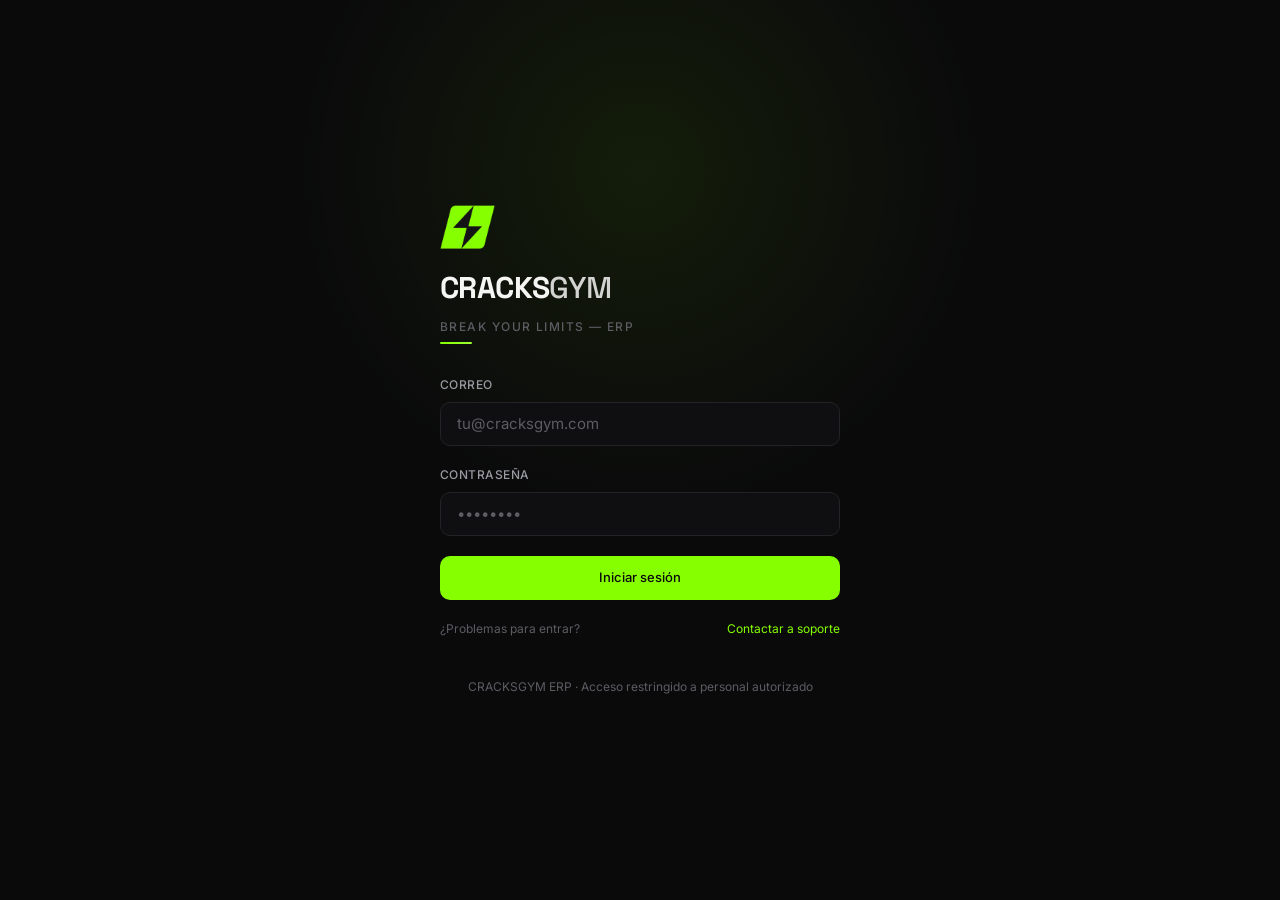
<file: index.html>
<!DOCTYPE html>
<html lang="es">
<head>
  <meta charset="UTF-8">
  <meta name="viewport" content="width=device-width, initial-scale=1.0">
  <title>CRACKSGYM ERP</title>
  <link rel="stylesheet" href="css/main.css">
</head>
<body>
  <!--
    index.html no tiene interfaz propia: es solo un punto de entrada.
    Su única responsabilidad es decidir a dónde mandar al usuario según
    si hay una sesión activa y válida (ver auth.js).
  -->
  <script src="js/config.js"></script>
  <script src="js/api.js"></script>
  <script src="js/auth.js"></script>
  <script>
    window.location.replace(sesionValida() ? 'dashboard.html' : 'login.html');
  </script>

  <noscript>
    <p style="color:#F5F5F4; background:#0A0A0B; padding:24px; font-family:sans-serif;">
      CRACKSGYM ERP requiere JavaScript habilitado.
      <a href="login.html" style="color:#86FF00;">Ir a la pantalla de acceso</a>.
    </p>
  </noscript>
</body>
</html>
</file>
<file: css/main.css>
/* ==========================================================================
   CRACKSGYM ERP — main.css
   Design system base: tokens, reset, tipografía, utilidades.
   NINGÚN otro archivo CSS debe redefinir estos tokens — solo consumirlos.
   ========================================================================== */

/* -------------------------------------------------------------------------
   1. DESIGN TOKENS
   ------------------------------------------------------------------------- */
:root {
  /* Superficie */
  --color-bg: #0A0A0B;
  --color-bg-elevated: #0F0F11;
  --color-surface: #141417;
  --color-surface-hover: #1B1B1F;
  --color-border: #232327;
  --color-border-strong: #2E2E33;

  /* Texto */
  --color-text-primary: #F5F5F4;
  --color-text-secondary: #9A9AA2;
  --color-text-tertiary: #5C5C63;

  /* Marca — verde neón + azul eléctrico, tomados de CRACKSGYM_PROPUESTA_FINAL.pdf */
  --color-accent: #86FF00;
  --color-accent-bright: #9DFF33;
  --color-accent-dim: rgba(134, 255, 0, 0.14);
  --color-brand-blue: #0036C5;
  --color-brand-blue-dim: rgba(0, 54, 197, 0.14);

  /* Estado */
  --color-success: #34D399;
  --color-success-dim: rgba(52, 211, 153, 0.12);
  --color-danger: #F87171;
  --color-danger-dim: rgba(248, 113, 113, 0.12);
  --color-warning: #FBBF24;
  --color-warning-dim: rgba(251, 191, 36, 0.12);

  /* Tipografía */
  --font-display: 'Space Grotesk', -apple-system, BlinkMacSystemFont, 'Segoe UI', sans-serif;
  --font-body: 'Inter', -apple-system, BlinkMacSystemFont, 'Segoe UI', sans-serif;
  --font-mono: 'JetBrains Mono', 'SF Mono', Consolas, monospace;

  --text-xs: 0.75rem;    /* 12px */
  --text-sm: 0.8125rem;  /* 13px */
  --text-base: 0.9375rem;/* 15px */
  --text-md: 1.0625rem;  /* 17px */
  --text-lg: 1.375rem;   /* 22px */
  --text-xl: 1.875rem;   /* 30px */
  --text-2xl: 2.5rem;    /* 40px */

  --weight-regular: 400;
  --weight-medium: 500;
  --weight-semibold: 600;
  --weight-bold: 700;

  /* Espaciado — escala de 4px */
  --space-1: 4px;
  --space-2: 8px;
  --space-3: 12px;
  --space-4: 16px;
  --space-5: 20px;
  --space-6: 24px;
  --space-8: 32px;
  --space-10: 40px;
  --space-12: 48px;
  --space-16: 64px;

  /* Radios */
  --radius-sm: 6px;
  --radius-md: 10px;
  --radius-lg: 16px;
  --radius-full: 999px;

  /* Sombras */
  --shadow-sm: 0 1px 2px rgba(0, 0, 0, 0.4);
  --shadow-md: 0 4px 16px rgba(0, 0, 0, 0.45);
  --shadow-lg: 0 12px 40px rgba(0, 0, 0, 0.55);
  --shadow-accent-glow: 0 0 0 1px rgba(134, 255, 0, 0.28), 0 8px 30px rgba(134, 255, 0, 0.10);

  /* Transiciones */
  --ease-out: cubic-bezier(0.16, 1, 0.3, 1);
  --duration-fast: 120ms;
  --duration-base: 200ms;
  --duration-slow: 360ms;

  /* Layout */
  --sidebar-width: 248px;
  --header-height: 64px;
  --content-max-width: 1440px;
}

/* -------------------------------------------------------------------------
   2. RESET
   ------------------------------------------------------------------------- */
*, *::before, *::after {
  box-sizing: border-box;
  margin: 0;
  padding: 0;
}

html {
  -webkit-text-size-adjust: 100%;
  color-scheme: dark;
}

body {
  background: var(--color-bg);
  color: var(--color-text-primary);
  font-family: var(--font-body);
  font-size: var(--text-base);
  line-height: 1.5;
  -webkit-font-smoothing: antialiased;
  -moz-osx-font-smoothing: grayscale;
  min-height: 100vh;
}

img, svg {
  display: block;
  max-width: 100%;
}

button, input, select, textarea {
  font: inherit;
  color: inherit;
}

button {
  background: none;
  border: none;
  cursor: pointer;
}

a {
  color: inherit;
  text-decoration: none;
}

ul, ol {
  list-style: none;
}

table {
  border-collapse: collapse;
  width: 100%;
}

/* Foco visible — accesibilidad, nunca lo quitamos */
:focus-visible {
  outline: 2px solid var(--color-accent);
  outline-offset: 2px;
}

/* Respeta preferencia de movimiento reducido */
@media (prefers-reduced-motion: reduce) {
  *, *::before, *::after {
    animation-duration: 0.01ms !important;
    animation-iteration-count: 1 !important;
    transition-duration: 0.01ms !important;
    scroll-behavior: auto !important;
  }
}

/* -------------------------------------------------------------------------
   3. TIPOGRAFÍA
   ------------------------------------------------------------------------- */
h1, h2, h3, h4 {
  font-family: var(--font-display);
  font-weight: var(--weight-semibold);
  letter-spacing: -0.02em;
  line-height: 1.15;
}

h1 { font-size: var(--text-2xl); }
h2 { font-size: var(--text-xl); }
h3 { font-size: var(--text-lg); }
h4 { font-size: var(--text-md); }

.text-secondary { color: var(--color-text-secondary); }
.text-tertiary  { color: var(--color-text-tertiary); }
.text-accent      { color: var(--color-accent); }
.text-success   { color: var(--color-success); }
.text-danger    { color: var(--color-danger); }

.font-mono { font-family: var(--font-mono); font-variant-numeric: tabular-nums; }

/* -------------------------------------------------------------------------
   4. ELEMENTO DE FIRMA — franja verde neón
   Tomado directo de CRACKSGYM_PROPUESTA_FINAL.pdf: verde #86FF00 + azul #0036C5.
   Se usa para anclar el logotipo y para marcar estados activos/de énfasis.
   ------------------------------------------------------------------------- */
.accent-stripe {
  position: relative;
}

.accent-stripe::after {
  content: '';
  position: absolute;
  left: 0;
  bottom: -8px;
  height: 2px;
  width: 32px;
  background: linear-gradient(90deg, var(--color-accent), var(--color-accent-bright));
  border-radius: var(--radius-full);
}

/* -------------------------------------------------------------------------
   5. COMPONENTES BASE
   ------------------------------------------------------------------------- */

/* Card */
.card {
  background: var(--color-surface);
  border: 1px solid var(--color-border);
  border-radius: var(--radius-lg);
  padding: var(--space-6);
  transition: border-color var(--duration-base) var(--ease-out);
}

.card:hover {
  border-color: var(--color-border-strong);
}

/* Botones */
.btn {
  display: inline-flex;
  align-items: center;
  justify-content: center;
  gap: var(--space-2);
  height: 44px;
  padding: 0 var(--space-5);
  border-radius: var(--radius-md);
  font-size: var(--text-sm);
  font-weight: var(--weight-medium);
  transition: all var(--duration-fast) var(--ease-out);
  white-space: nowrap;
}

.btn-primary {
  background: var(--color-accent);
  color: #0A0A0B;
}

.btn-primary:hover {
  background: var(--color-accent-bright);
  transform: translateY(-1px);
  box-shadow: var(--shadow-accent-glow);
}

.btn-primary:active {
  transform: translateY(0);
}

.btn-secondary {
  background: var(--color-surface);
  color: var(--color-text-primary);
  border: 1px solid var(--color-border-strong);
}

.btn-secondary:hover {
  background: var(--color-surface-hover);
  border-color: var(--color-text-tertiary);
}

.btn:disabled {
  opacity: 0.5;
  cursor: not-allowed;
  pointer-events: none;
}

.btn-full { width: 100%; }

/* Inputs — base, forms.css extiende esto en Etapa 2 */
.input {
  width: 100%;
  height: 44px;
  padding: 0 var(--space-4);
  background: var(--color-bg-elevated);
  border: 1px solid var(--color-border);
  border-radius: var(--radius-md);
  color: var(--color-text-primary);
  font-size: var(--text-base);
  transition: border-color var(--duration-fast) var(--ease-out);
}

.input::placeholder {
  color: var(--color-text-tertiary);
}

.input:hover {
  border-color: var(--color-border-strong);
}

.input:focus {
  outline: none;
  border-color: var(--color-accent);
  box-shadow: 0 0 0 3px var(--color-accent-dim);
}

.field-label {
  display: block;
  font-size: var(--text-xs);
  font-weight: var(--weight-medium);
  color: var(--color-text-secondary);
  margin-bottom: var(--space-2);
  text-transform: uppercase;
  letter-spacing: 0.04em;
}

/* Badge */
.badge {
  display: inline-flex;
  align-items: center;
  gap: var(--space-1);
  padding: 2px var(--space-2);
  border-radius: var(--radius-full);
  font-size: var(--text-xs);
  font-weight: var(--weight-medium);
}

.badge-success { background: var(--color-success-dim); color: var(--color-success); }
.badge-danger  { background: var(--color-danger-dim);  color: var(--color-danger); }
.badge-warning { background: var(--color-warning-dim); color: var(--color-warning); }
.badge-accent    { background: var(--color-accent-dim);    color: var(--color-accent-bright); }

/* -------------------------------------------------------------------------
   6. UTILIDADES DE LAYOUT
   ------------------------------------------------------------------------- */
.flex        { display: flex; }
.flex-col    { flex-direction: column; }
.items-center{ align-items: center; }
.justify-between { justify-content: space-between; }
.gap-2 { gap: var(--space-2); }
.gap-3 { gap: var(--space-3); }
.gap-4 { gap: var(--space-4); }

.container {
  max-width: var(--content-max-width);
  margin: 0 auto;
  padding: 0 var(--space-6);
}

/* -------------------------------------------------------------------------
   7. ANIMACIONES COMPARTIDAS
   ------------------------------------------------------------------------- */
@keyframes fade-up {
  from { opacity: 0; transform: translateY(8px); }
  to   { opacity: 1; transform: translateY(0); }
}

.animate-fade-up {
  animation: fade-up var(--duration-slow) var(--ease-out) both;
}
</file>
<file: css/tables.css>
/* ==========================================================================
   CRACKSGYM ERP — tables.css
   Sistema de tablas reutilizable. Lo consumen Socios, Empleados,
   Inventario y cualquier módulo futuro de listado — nunca se estiliza
   una tabla "a mano" en un módulo individual.
   ========================================================================== */

.table-toolbar {
  display: flex;
  justify-content: space-between;
  align-items: center;
  gap: var(--space-3);
  margin-bottom: var(--space-4);
  flex-wrap: wrap;
}

.table-search {
  max-width: 280px;
}

.table-count {
  font-size: var(--text-xs);
  color: var(--color-text-tertiary);
  white-space: nowrap;
}

.table-wrap {
  overflow-x: auto;
  border: 1px solid var(--color-border);
  border-radius: var(--radius-lg);
  background: var(--color-surface);
}

.data-table {
  width: 100%;
  border-collapse: collapse;
  font-size: var(--text-sm);
}

.data-table thead th {
  text-align: left;
  padding: var(--space-3) var(--space-4);
  background: var(--color-bg-elevated);
  color: var(--color-text-secondary);
  font-weight: var(--weight-medium);
  font-size: var(--text-xs);
  text-transform: uppercase;
  letter-spacing: 0.04em;
  border-bottom: 1px solid var(--color-border);
  white-space: nowrap;
  cursor: pointer;
  user-select: none;
  transition: color var(--duration-fast) var(--ease-out);
}

.data-table thead th:hover {
  color: var(--color-text-primary);
}

.data-table thead th.sorted-asc::after  { content: ' ↑'; color: var(--color-accent-bright); }
.data-table thead th.sorted-desc::after { content: ' ↓'; color: var(--color-accent-bright); }

.data-table tbody td {
  padding: var(--space-3) var(--space-4);
  border-bottom: 1px solid var(--color-border);
  color: var(--color-text-primary);
  white-space: nowrap;
}

.data-table tbody tr:last-child td {
  border-bottom: none;
}

.data-table tbody tr:hover {
  background: var(--color-surface-hover);
}

.table-empty {
  text-align: center;
  padding: var(--space-10) var(--space-4);
  color: var(--color-text-tertiary);
  font-size: var(--text-sm);
}

@media (max-width: 640px) {
  .table-toolbar {
    flex-direction: column;
    align-items: stretch;
  }

  .table-search {
    max-width: none;
  }
}
</file>
